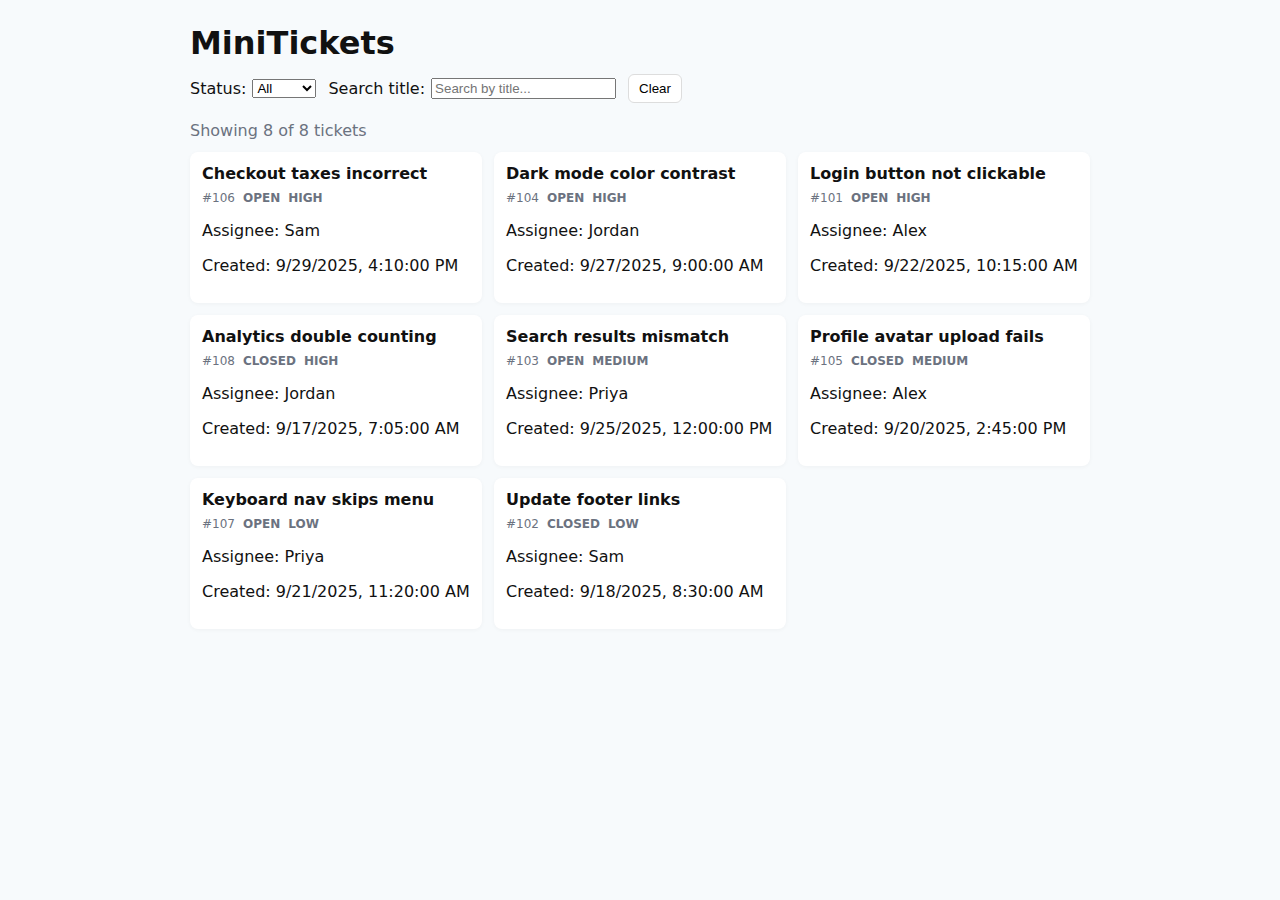
<file: min-ticket-app/index.html>
<!doctype html>
<html lang="en">
<head>
  <meta charset="utf-8" />
  <meta name="viewport" content="width=device-width,initial-scale=1" />
  <title>MiniTickets</title>
  <link rel="stylesheet" href="styles.css" />
</head>
<body>
  <main class="container">
    <h1>MiniTickets</h1>

    <section class="controls">
      <label>
        Status:
        <select id="statusFilter">
          <option value="ALL">All</option>
          <option value="OPEN">Open</option>
          <option value="CLOSED">Closed</option>
        </select>
      </label>

      <label>
        Search title:
        <input id="searchInput" type="search" placeholder="Search by title..." />
      </label>

      <button id="clearBtn">Clear</button>
    </section>

    <p id="countText" class="count"></p>

    <section id="listContainer" class="list"></section>

    <template id="ticketTemplate">
      <article class="ticket">
        <header>
          <h2 class="ticket-title"></h2>
          <div class="meta">
            <span class="id"></span>
            <span class="status"></span>
            <span class="priority"></span>
          </div>
        </header>
        <div class="body">
          <p class="assignee"></p>
          <p class="createdAt"></p>
          <p class="additional_info"></p>
        </div>
      </article>
    </template>

    <p id="emptyState" class="empty" hidden>No tickets match your filters.</p>
  </main>

  <script src="app.js"></script>
</body>
</html>
</file>
<file: min-ticket-app/styles.css>
:root{
  --bg:#f7fafc;
  --card:#ffffff;
  --muted:#6b7280;
  --accent:#2563eb;
  --danger:#ef4444;
  font-family: Inter, system-ui, -apple-system, "Segoe UI", Roboto, "Helvetica Neue", Arial;
}
*{box-sizing:border-box}
body{margin:0;background:var(--bg);color:#111;padding:24px}
.container{max-width:900px;margin:0 auto}
h1{margin:0 0 12px}
.controls{display:flex;gap:12px;align-items:center;margin:12px 0 18px}
.controls label{display:flex;gap:6px;align-items:center}
.count{color:var(--muted);margin:4px 0 12px}
.list{display:grid;grid-template-columns:repeat(auto-fit,minmax(260px,1fr));gap:12px}
.ticket{background:var(--card);padding:12px;border-radius:8px;box-shadow:0 1px 4px rgba(0,0,0,0.04)}
.ticket h2{margin:0 0 8px;font-size:16px}
.meta{display:flex;gap:8px;font-size:12px;color:var(--muted)}
.status{font-weight:600}
.priority{font-weight:700}
.empty{color:var(--muted);padding:18px;background:transparent}
#clearBtn{padding:6px 10px;border-radius:6px;border:1px solid #ddd;background:white;cursor:pointer}
</file>
